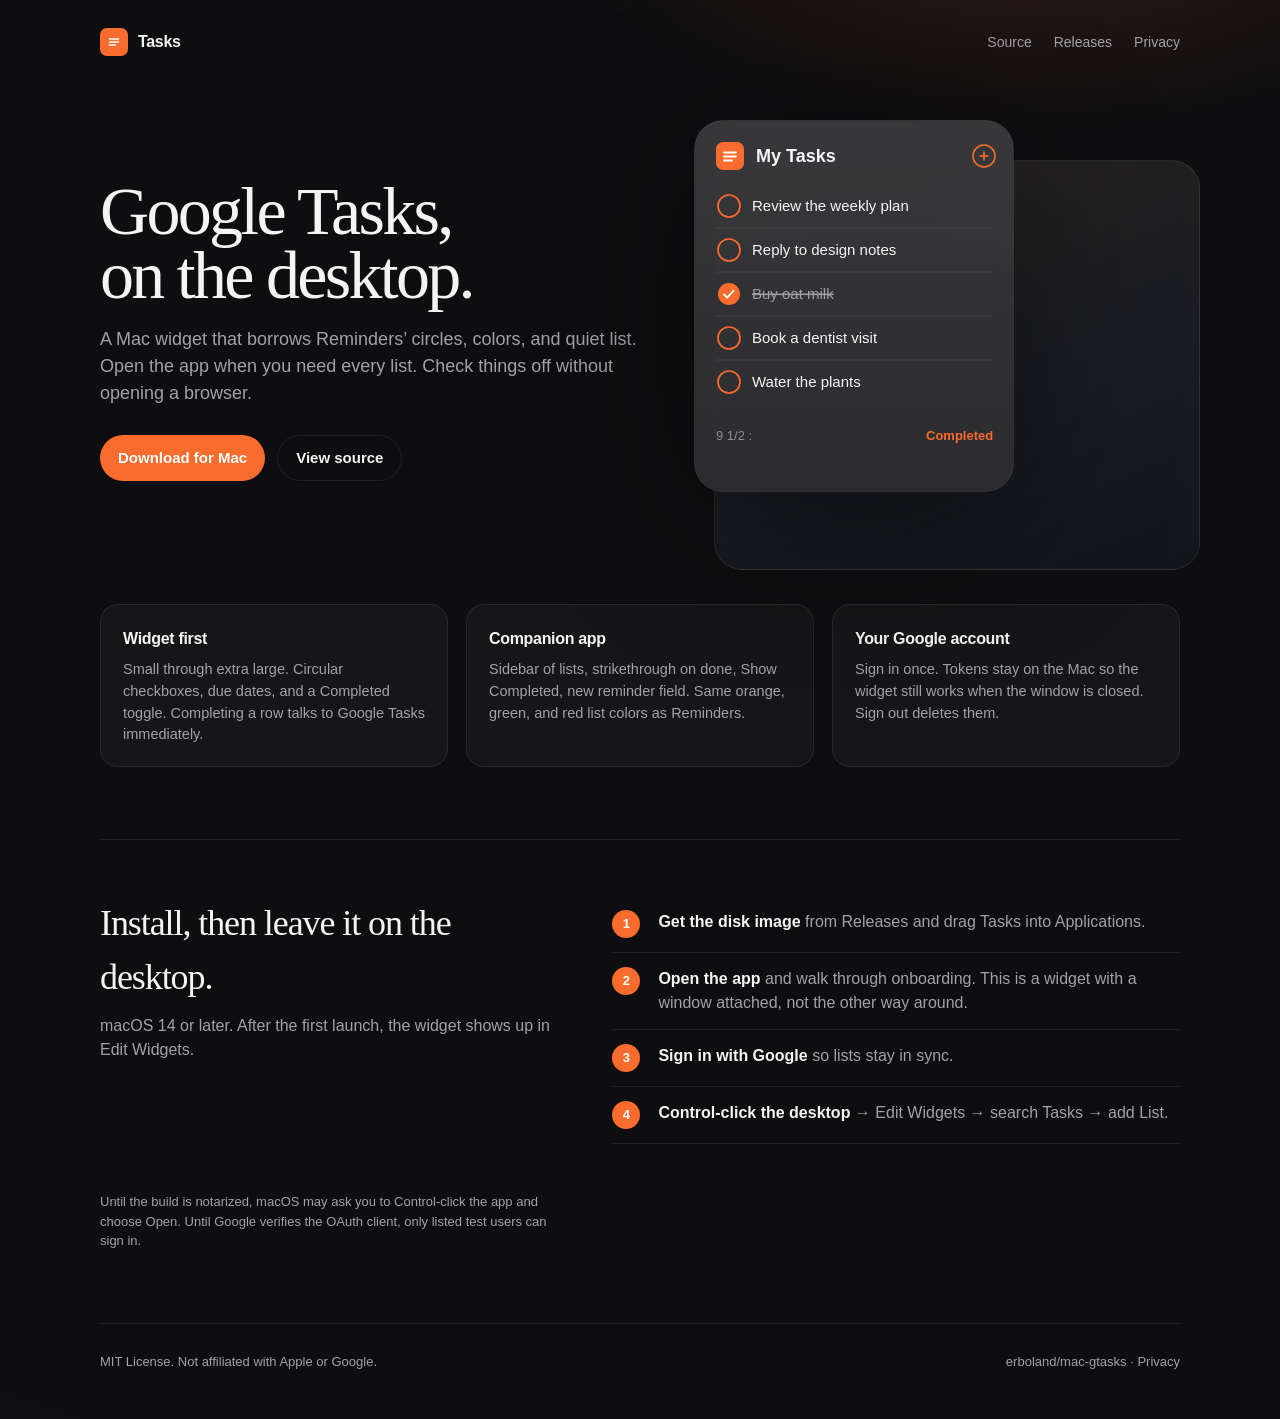
<file: docs/index.html>
<!doctype html>
<html lang="en">
<head>
  <meta charset="utf-8">
  <meta name="viewport" content="width=device-width, initial-scale=1">
  <title>Tasks for Mac</title>
  <meta name="description" content="A native macOS widget for Google Tasks. Looks like Reminders. Check items off from the desktop.">
  <meta property="og:title" content="Tasks for Mac">
  <meta property="og:description" content="Google Tasks on the Mac desktop, in the language of Reminders.">
  <meta property="og:image" content="https://erboland.github.io/mac-gtasks/widget.svg">
  <meta name="theme-color" content="#0e0e10">
  <link rel="icon" href="widget.svg" type="image/svg+xml">
  <link rel="stylesheet" href="styles.css">
</head>
<body>
  <div class="wrap">
    <header>
      <a class="brand" href="./">
        <span class="mark" aria-hidden="true">
          <svg width="16" height="16" viewBox="0 0 16 16" fill="none">
            <path d="M3.5 5h9M3.5 8h9M3.5 11h6" stroke="#fff" stroke-width="1.6" stroke-linecap="round"/>
          </svg>
        </span>
        Tasks
      </a>
      <nav>
        <a href="https://github.com/erboland/mac-gtasks">Source</a>
        <a href="https://github.com/erboland/mac-gtasks/releases/latest">Releases</a>
        <a href="./privacy.html">Privacy</a>
      </nav>
    </header>

    <section class="hero">
      <div>
        <h1>Google Tasks,<br>on the desktop.</h1>
        <p class="lede">
          A Mac widget that borrows Reminders’ circles, colors, and quiet list.
          Open the app when you need every list. Check things off without opening a browser.
        </p>
        <div class="actions">
          <a class="btn btn-primary" href="https://github.com/erboland/mac-gtasks/releases/latest">Download for Mac</a>
          <a class="btn btn-ghost" href="https://github.com/erboland/mac-gtasks">View source</a>
        </div>
      </div>
      <div class="stage">
        <div class="desk" aria-hidden="true"></div>
        <img class="widget" src="widget.svg" width="320" height="372" alt="Tasks desktop widget with a few open reminders and one completed item">
      </div>
    </section>

    <section class="features">
      <article class="card">
        <h2>Widget first</h2>
        <p>Small through extra large. Circular checkboxes, due dates, and a Completed toggle. Completing a row talks to Google Tasks immediately.</p>
      </article>
      <article class="card">
        <h2>Companion app</h2>
        <p>Sidebar of lists, strikethrough on done, Show Completed, new reminder field. Same orange, green, and red list colors as Reminders.</p>
      </article>
      <article class="card">
        <h2>Your Google account</h2>
        <p>Sign in once. Tokens stay on the Mac so the widget still works when the window is closed. Sign out deletes them.</p>
      </article>
    </section>

    <section class="how">
      <div>
        <h2>Install, then leave it on the desktop.</h2>
        <p>macOS 14 or later. After the first launch, the widget shows up in Edit Widgets.</p>
      </div>
      <ol>
        <li><span><strong>Get the disk image</strong> from Releases and drag Tasks into Applications.</span></li>
        <li><span><strong>Open the app</strong> and walk through onboarding. This is a widget with a window attached, not the other way around.</span></li>
        <li><span><strong>Sign in with Google</strong> so lists stay in sync.</span></li>
        <li><span><strong>Control-click the desktop</strong> → Edit Widgets → search Tasks → add List.</span></li>
      </ol>
      <p class="note">Until the build is notarized, macOS may ask you to Control-click the app and choose Open. Until Google verifies the OAuth client, only listed test users can sign in.</p>
    </section>

    <footer>
      <span>MIT License. Not affiliated with Apple or Google.</span>
      <span>
        <a href="https://github.com/erboland/mac-gtasks">erboland/mac-gtasks</a>
        ·
        <a href="./privacy.html">Privacy</a>
      </span>
    </footer>
  </div>
</body>
</html>
</file>
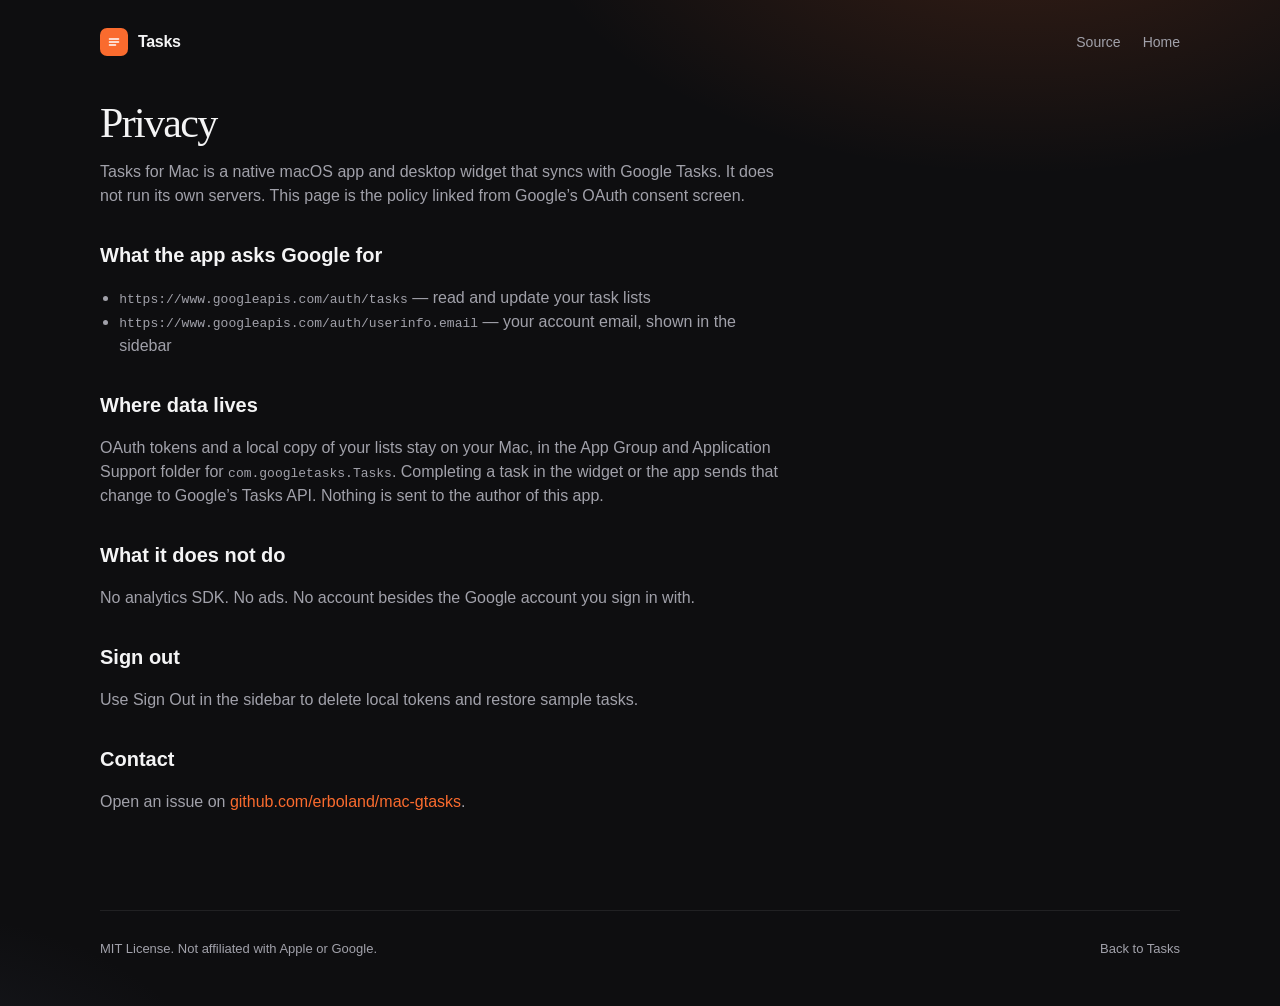
<file: docs/privacy.html>
<!doctype html>
<html lang="en">
<head>
  <meta charset="utf-8">
  <meta name="viewport" content="width=device-width, initial-scale=1">
  <title>Privacy · Tasks for Mac</title>
  <meta name="description" content="Privacy policy for Tasks for Mac, a native Google Tasks widget.">
  <link rel="icon" href="widget.svg" type="image/svg+xml">
  <link rel="stylesheet" href="styles.css">
</head>
<body>
  <div class="wrap">
    <header>
      <a class="brand" href="./">
        <span class="mark" aria-hidden="true">
          <svg width="16" height="16" viewBox="0 0 16 16" fill="none">
            <path d="M3.5 5h9M3.5 8h9M3.5 11h6" stroke="#fff" stroke-width="1.6" stroke-linecap="round"/>
          </svg>
        </span>
        Tasks
      </a>
      <nav>
        <a href="https://github.com/erboland/mac-gtasks">Source</a>
        <a href="./">Home</a>
      </nav>
    </header>

    <article class="prose">
      <h1>Privacy</h1>
      <p>Tasks for Mac is a native macOS app and desktop widget that syncs with Google Tasks. It does not run its own servers. This page is the policy linked from Google’s OAuth consent screen.</p>

      <h2>What the app asks Google for</h2>
      <ul>
        <li><code>https://www.googleapis.com/auth/tasks</code> — read and update your task lists</li>
        <li><code>https://www.googleapis.com/auth/userinfo.email</code> — your account email, shown in the sidebar</li>
      </ul>

      <h2>Where data lives</h2>
      <p>OAuth tokens and a local copy of your lists stay on your Mac, in the App Group and Application Support folder for <code>com.googletasks.Tasks</code>. Completing a task in the widget or the app sends that change to Google’s Tasks API. Nothing is sent to the author of this app.</p>

      <h2>What it does not do</h2>
      <p>No analytics SDK. No ads. No account besides the Google account you sign in with.</p>

      <h2>Sign out</h2>
      <p>Use Sign Out in the sidebar to delete local tokens and restore sample tasks.</p>

      <h2>Contact</h2>
      <p>Open an issue on <a href="https://github.com/erboland/mac-gtasks">github.com/erboland/mac-gtasks</a>.</p>
    </article>

    <footer>
      <span>MIT License. Not affiliated with Apple or Google.</span>
      <a href="./">Back to Tasks</a>
    </footer>
  </div>
</body>
</html>
</file>
<file: docs/styles.css>
:root {
  --bg: #0e0e10;
  --panel: #161618;
  --ink: #f4f4f5;
  --muted: #a1a1aa;
  --line: rgba(255, 255, 255, 0.08);
  --orange: #fa6b2e;
  --orange-dim: #c45220;
  --shadow: 0 24px 80px rgba(0, 0, 0, 0.45);
  --sans: "Iowan Old Style", "Palatino Linotype", Palatino, "Times New Roman", serif;
  --ui: -apple-system, BlinkMacSystemFont, "Segoe UI", Helvetica, Arial, sans-serif;
}

* { box-sizing: border-box; }
html, body { margin: 0; padding: 0; }
body {
  background:
    radial-gradient(900px 500px at 80% -10%, rgba(250, 107, 46, 0.18), transparent 55%),
    radial-gradient(700px 400px at -10% 110%, rgba(80, 90, 120, 0.18), transparent 50%),
    var(--bg);
  color: var(--ink);
  font-family: var(--ui);
  line-height: 1.5;
  min-height: 100vh;
}

a { color: var(--orange); text-decoration: none; }
a:hover { text-decoration: underline; }

.wrap {
  width: min(1080px, calc(100% - 40px));
  margin: 0 auto;
}

header {
  display: flex;
  align-items: center;
  justify-content: space-between;
  padding: 28px 0 8px;
}
.brand {
  display: flex;
  align-items: center;
  gap: 10px;
  color: var(--ink);
  font-weight: 650;
  letter-spacing: -0.02em;
  text-decoration: none;
}
.brand:hover { text-decoration: none; }
.mark {
  width: 28px;
  height: 28px;
  border-radius: 7px;
  background: var(--orange);
  display: grid;
  place-items: center;
}
.mark svg { display: block; }
nav { display: flex; gap: 22px; font-size: 14px; color: var(--muted); }
nav a { color: var(--muted); }
nav a:hover { color: var(--ink); }

.hero {
  display: grid;
  grid-template-columns: 1.05fr 0.95fr;
  gap: 56px;
  align-items: center;
  padding: 56px 0 40px;
}
h1 {
  font-family: var(--sans);
  font-size: clamp(40px, 6vw, 68px);
  line-height: 0.95;
  letter-spacing: -0.04em;
  font-weight: 500;
  margin: 0 0 18px;
}
.lede {
  font-size: 18px;
  color: var(--muted);
  max-width: 34rem;
  margin: 0 0 28px;
}
.actions { display: flex; gap: 12px; flex-wrap: wrap; }
.btn {
  display: inline-flex;
  align-items: center;
  justify-content: center;
  padding: 11px 18px;
  border-radius: 999px;
  font-size: 15px;
  font-weight: 600;
  text-decoration: none;
}
.btn:hover { text-decoration: none; }
.btn-primary {
  background: var(--orange);
  color: #fff;
}
.btn-primary:hover { background: var(--orange-dim); }
.btn-ghost {
  background: transparent;
  color: var(--ink);
  border: 1px solid var(--line);
}
.btn-ghost:hover { border-color: rgba(255,255,255,0.22); }

.stage {
  position: relative;
  min-height: 420px;
}
.widget {
  position: relative;
  z-index: 2;
  width: min(320px, 100%);
  margin-left: auto;
  filter: drop-shadow(var(--shadow));
}
.desk {
  position: absolute;
  inset: 40px -20px -30px 20px;
  border-radius: 28px;
  background:
    linear-gradient(160deg, #2a241f 0%, #1a1c22 55%, #12151a 100%);
  border: 1px solid var(--line);
  z-index: 1;
}

.features {
  display: grid;
  grid-template-columns: repeat(3, 1fr);
  gap: 18px;
  padding: 24px 0 72px;
}
.card {
  background: var(--panel);
  border: 1px solid var(--line);
  border-radius: 18px;
  padding: 22px 22px 20px;
}
.card h2 {
  font-size: 16px;
  margin: 0 0 8px;
  letter-spacing: -0.02em;
}
.card p {
  margin: 0;
  color: var(--muted);
  font-size: 14.5px;
}

.how {
  border-top: 1px solid var(--line);
  padding: 56px 0 72px;
  display: grid;
  grid-template-columns: 0.9fr 1.1fr;
  gap: 48px;
}
.how h2 {
  font-family: var(--sans);
  font-size: 36px;
  letter-spacing: -0.03em;
  font-weight: 500;
  margin: 0 0 10px;
}
.how p { color: var(--muted); margin: 0; }
ol {
  margin: 0;
  padding: 0;
  list-style: none;
  counter-reset: step;
}
ol li {
  counter-increment: step;
  display: grid;
  grid-template-columns: 32px 1fr;
  gap: 14px;
  align-items: start;
  padding: 14px 0;
  border-bottom: 1px solid var(--line);
  color: var(--muted);
}
ol li::before {
  content: counter(step);
  width: 28px;
  height: 28px;
  border-radius: 50%;
  background: var(--orange);
  color: #fff;
  display: grid;
  place-items: center;
  font-size: 13px;
  font-weight: 700;
}
ol li strong { color: var(--ink); font-weight: 600; }

.note {
  margin-top: 18px;
  font-size: 13px;
  color: var(--muted);
}

footer {
  border-top: 1px solid var(--line);
  padding: 28px 0 48px;
  display: flex;
  justify-content: space-between;
  gap: 16px;
  color: var(--muted);
  font-size: 13px;
  flex-wrap: wrap;
}
footer a { color: var(--muted); }
footer a:hover { color: var(--ink); }

.prose {
  padding: 40px 0 80px;
  max-width: 680px;
}
.prose h1 {
  font-size: 42px;
  margin-bottom: 12px;
}
.prose h2 {
  font-size: 20px;
  margin: 32px 0 8px;
}
.prose p, .prose li { color: var(--muted); }
.prose ul { padding-left: 1.2rem; }

@media (max-width: 860px) {
  .hero, .how, .features { grid-template-columns: 1fr; }
  .widget { margin: 0 auto; }
  .desk { display: none; }
  nav { display: none; }
  .hero { padding-top: 28px; }
}
</file>
